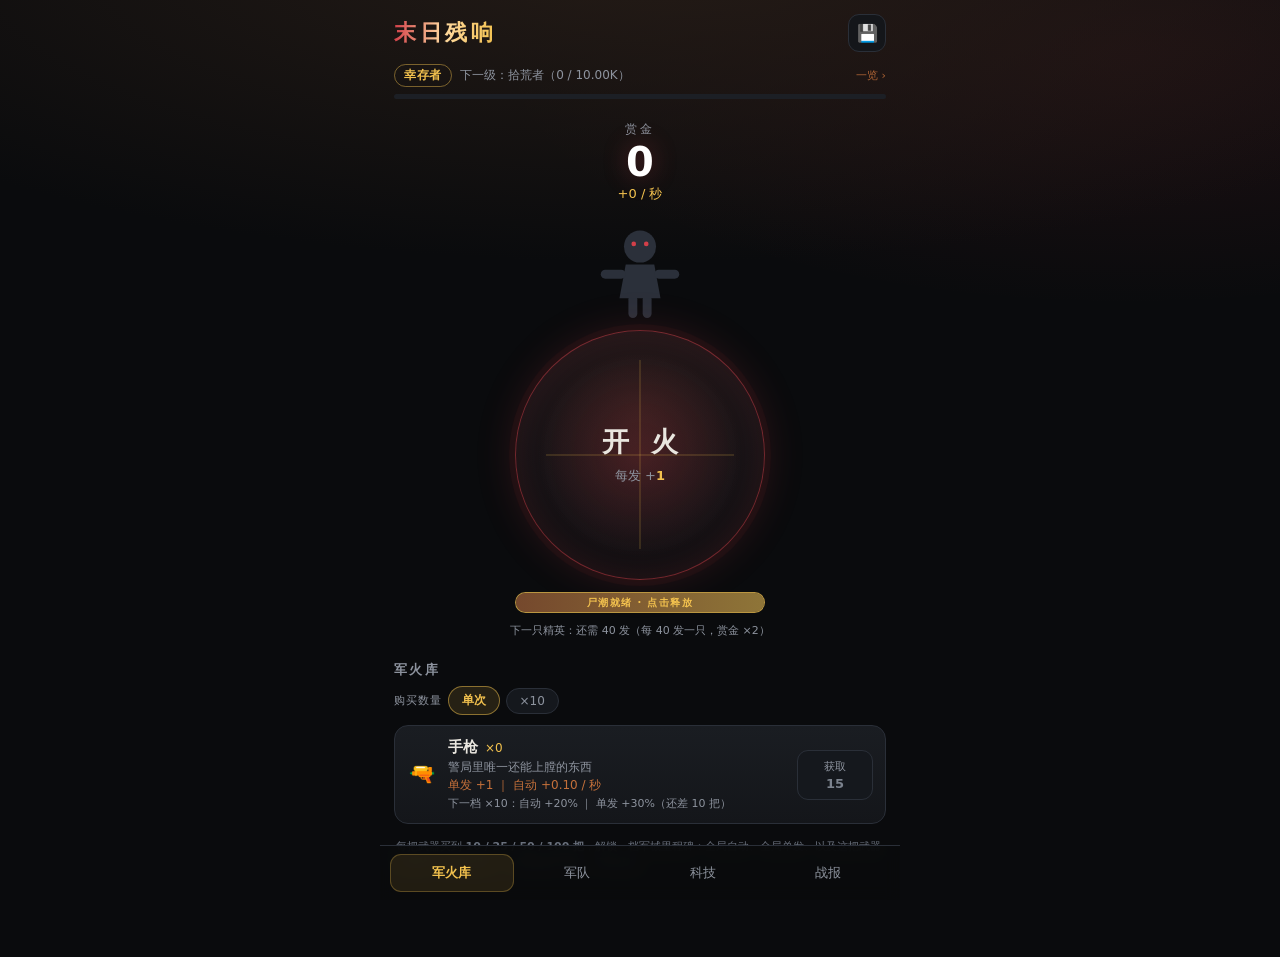
<file: index.html>
<!DOCTYPE html>
<html lang="zh-CN">
<head>
<meta charset="utf-8">
<meta name="viewport" content="width=device-width, initial-scale=1, viewport-fit=cover, user-scalable=no">
<title>末日残响</title>
<meta name="description" content="离线放置增量游戏（原创末日丧尸题材）">
<meta name="theme-color" content="#0a0b0d">
<link rel="manifest" href="manifest.json">
<link rel="icon" type="image/png" href="icons/icon-192.png">
<link rel="apple-touch-icon" href="icons/icon-192.png">
<meta name="mobile-web-app-capable" content="yes">
<meta name="apple-mobile-web-app-capable" content="yes">
<meta name="apple-mobile-web-app-status-bar-style" content="black-translucent">
<meta name="apple-mobile-web-app-title" content="末日残响">
<link rel="stylesheet" href="style.css">
</head>
<body>

<div class="app">

  <header class="top">
    <div class="title-row">
      <h1 id="game-title">末日残响</h1>
      <button id="btn-save" class="icon-btn" aria-label="打开存档面板">💾</button>
    </div>
    <div class="realm-row" id="realm-row" title="点击查看生存等级">
      <span class="realm-badge" id="realm">幸存者</span>
      <span class="realm-next" id="realm-next"></span>
      <span class="realm-more">一览 ›</span>
    </div>
    <div class="bar"><div class="bar-fill" id="realm-bar"></div></div>
  </header>

  <section class="hero">
    <div class="energy-label">赏金</div>
    <div class="energy" id="bounty">0</div>
    <div class="energy-rate" id="rate">+0 / 秒</div>
    <!-- v0.12.0：击杀演出舞台（纯内联 SVG，无外部素材） -->
    <div class="zombie-stage" id="zombie-stage" aria-hidden="true">
      <svg class="zombie" id="zombie" viewBox="0 0 120 130" xmlns="http://www.w3.org/2000/svg">
        <g class="zombie-parts">
          <rect class="zombie-leg" x="47" y="86" width="10" height="26" rx="5"/>
          <rect class="zombie-leg" x="63" y="86" width="10" height="26" rx="5"/>
          <path class="zombie-torso" d="M44 52 h32 l7 38 h-46 z"/>
          <rect class="zombie-arm" x="16" y="58" width="28" height="10" rx="5"/>
          <rect class="zombie-arm" x="76" y="58" width="28" height="10" rx="5"/>
          <circle class="zombie-head" cx="60" cy="32" r="18"/>
          <circle class="zombie-eye" cx="53" cy="29" r="2.6"/>
          <circle class="zombie-eye" cx="67" cy="29" r="2.6"/>
        </g>
      </svg>
      <div class="zombie-hp"><i id="zombie-hp-fill"></i></div>
    </div>
    <button id="fire" class="fire" aria-label="开火">
      <span class="fire-title">开 火</span>
      <span class="fire-sub">每发 +<b id="click-power">1</b></span>
    </button>
    <div class="horde-bar" id="horde-bar" role="button" tabindex="0" aria-label="释放尸潮">
      <div class="horde-fill" id="horde-fill"></div>
      <span class="horde-text" id="horde-text">尸潮就绪 · 点击释放</span>
    </div>
    <div class="hero-note" id="fire-note">点击开火，击杀丧尸</div>
  </section>

  <div class="panel-zone">

    <section class="tab-panel active" id="panel-arsenal">
      <h2>军火库</h2>
      <div class="bulk-switch">
        <span class="bulk-label">购买数量</span>
        <button id="bulk-1" class="bulk-btn active" type="button">单次</button>
        <button id="bulk-10" class="bulk-btn" type="button">×10</button>
      </div>
      <div id="weapons" class="list"></div>
      <p class="panel-hint">每把武器买到 <b>10 / 25 / 50 / 100 把</b>，解锁一档军械里程碑：全局自动、全局单发、以及这把武器自身的产出都会提升。不需要额外花钱，买枪就送。</p>
    </section>

    <section class="tab-panel" id="panel-army">
      <h2>军队</h2>
      <div id="army-list" class="list"></div>
      <p class="panel-hint">撤退重整会清空赏金、军火库与补给档位，换取声望；声望用来招募士兵，士兵永久生效。首次重整后解锁离线收益。</p>
    </section>

    <section class="tab-panel" id="panel-tech">
      <h2>科技</h2>
      <div id="tech-list" class="list"></div>
      <p class="panel-hint">科技是后期内容：累计声望满 300 才开放，共 4 条分支 21 个节点。蓝图来自开火时的极低概率掉落、尸潮期间的加成，以及用声望兑换（25 声望起，每换 10 张涨价 15%）。</p>
    </section>

    <section class="tab-panel" id="panel-log">
      <h2>营地补给</h2>
      <div id="offline-list" class="list"></div>
      <h2 class="sub">战报统计</h2>
      <div class="stats">
        <div class="stat">
          <span class="stat-label">累计点射赏金</span>
          <span class="stat-right"><b class="stat-value" id="stat-manual">0</b><i class="stat-pct" id="stat-manual-pct"></i></span>
        </div>
        <div class="stat">
          <span class="stat-label">累计自动赏金</span>
          <span class="stat-right"><b class="stat-value" id="stat-auto">0</b><i class="stat-pct" id="stat-auto-pct"></i></span>
        </div>
        <div class="stat total">
          <span class="stat-label">累计赏金总和</span>
          <span class="stat-right"><b class="stat-value" id="stat-total">0</b></span>
        </div>
      </div>
      <p class="foot" id="foot-info"></p>
    </section>

  </div>

</div>

<nav class="tabs">
  <button id="tab-arsenal" class="tab-btn active" type="button">军火库</button>
  <button id="tab-army" class="tab-btn" type="button">军队</button>
  <button id="tab-tech" class="tab-btn" type="button">科技</button>
  <button id="tab-log" class="tab-btn" type="button">战报</button>
</nav>

<!-- 离线结算弹窗 -->
<div class="modal hidden" id="offline-modal">
  <div class="modal-box">
    <h3>苏醒</h3>
    <p class="offline-lead">防线在你离开时自行开火，带回一批补给。</p>
    <div class="offline-stats">
      <div class="offline-stat">
        <span class="offline-stat-label">离线时长</span>
        <span class="offline-stat-value" id="offline-duration">—</span>
      </div>
      <div class="offline-stat">
        <span class="offline-stat-label">带回赏金</span>
        <span class="offline-stat-value" id="offline-gain">—</span>
      </div>
    </div>
    <p class="offline-note hint" id="offline-text"></p>
    <button class="primary" id="offline-ok">收下</button>
  </div>
</div>

<!-- 存档弹窗 -->
<div class="modal hidden" id="save-modal">
  <div class="modal-box">
    <h3>存档</h3>
    <p class="hint">导出：复制下方存档码，粘贴到手机备忘录保存。<br>导入：把存档码粘贴进来，点「导入」。</p>
    <textarea id="save-text" spellcheck="false" autocomplete="off" placeholder="存档码会显示在这里"></textarea>
    <p class="hint" id="save-hint"></p>
    <div class="modal-actions">
      <button id="btn-export">导出</button>
      <button id="btn-copy">复制</button>
      <button id="btn-import">导入</button>
    </div>
    <div class="modal-actions">
      <button class="danger" id="btn-reset">重置游戏</button>
      <button class="primary" id="btn-close-save">关闭</button>
    </div>
  </div>
</div>

<!-- 生存等级一览 -->
<div class="modal hidden" id="realm-modal">
  <div class="modal-box">
    <h3>生存等级</h3>
    <div id="realm-list" class="realm-list"></div>
    <p class="hint" id="realm-close">点击空白处关闭</p>
  </div>
</div>

<!-- 撤退重整确认 -->
<div class="modal hidden" id="prestige-modal">
  <div class="modal-box">
    <h3>撤退重整</h3>
    <p id="prestige-text" class="prestige-text"></p>
    <div class="modal-actions">
      <button id="btn-prestige-cancel">再想想</button>
      <button class="primary" id="btn-prestige-ok">确认重整</button>
    </div>
  </div>
</div>

<div id="toast" class="toast hidden"></div>

<!-- GM 调试面板（连点标题 7 次开启，开发者彩蛋） -->
<div class="modal hidden" id="gm-modal">
  <div class="modal-box">
    <h3>GM 调试</h3>
    <p class="hint">仅本地生效，改完自动存档。</p>
    <div id="gm-body" class="gm-body"></div>
    <div class="modal-actions">
      <button class="primary" id="gm-close">关闭</button>
      <button class="danger" id="gm-exit">退出 GM 模式</button>
    </div>
  </div>
</div>

<script src="game.js"></script>
</body>
</html>
</file>
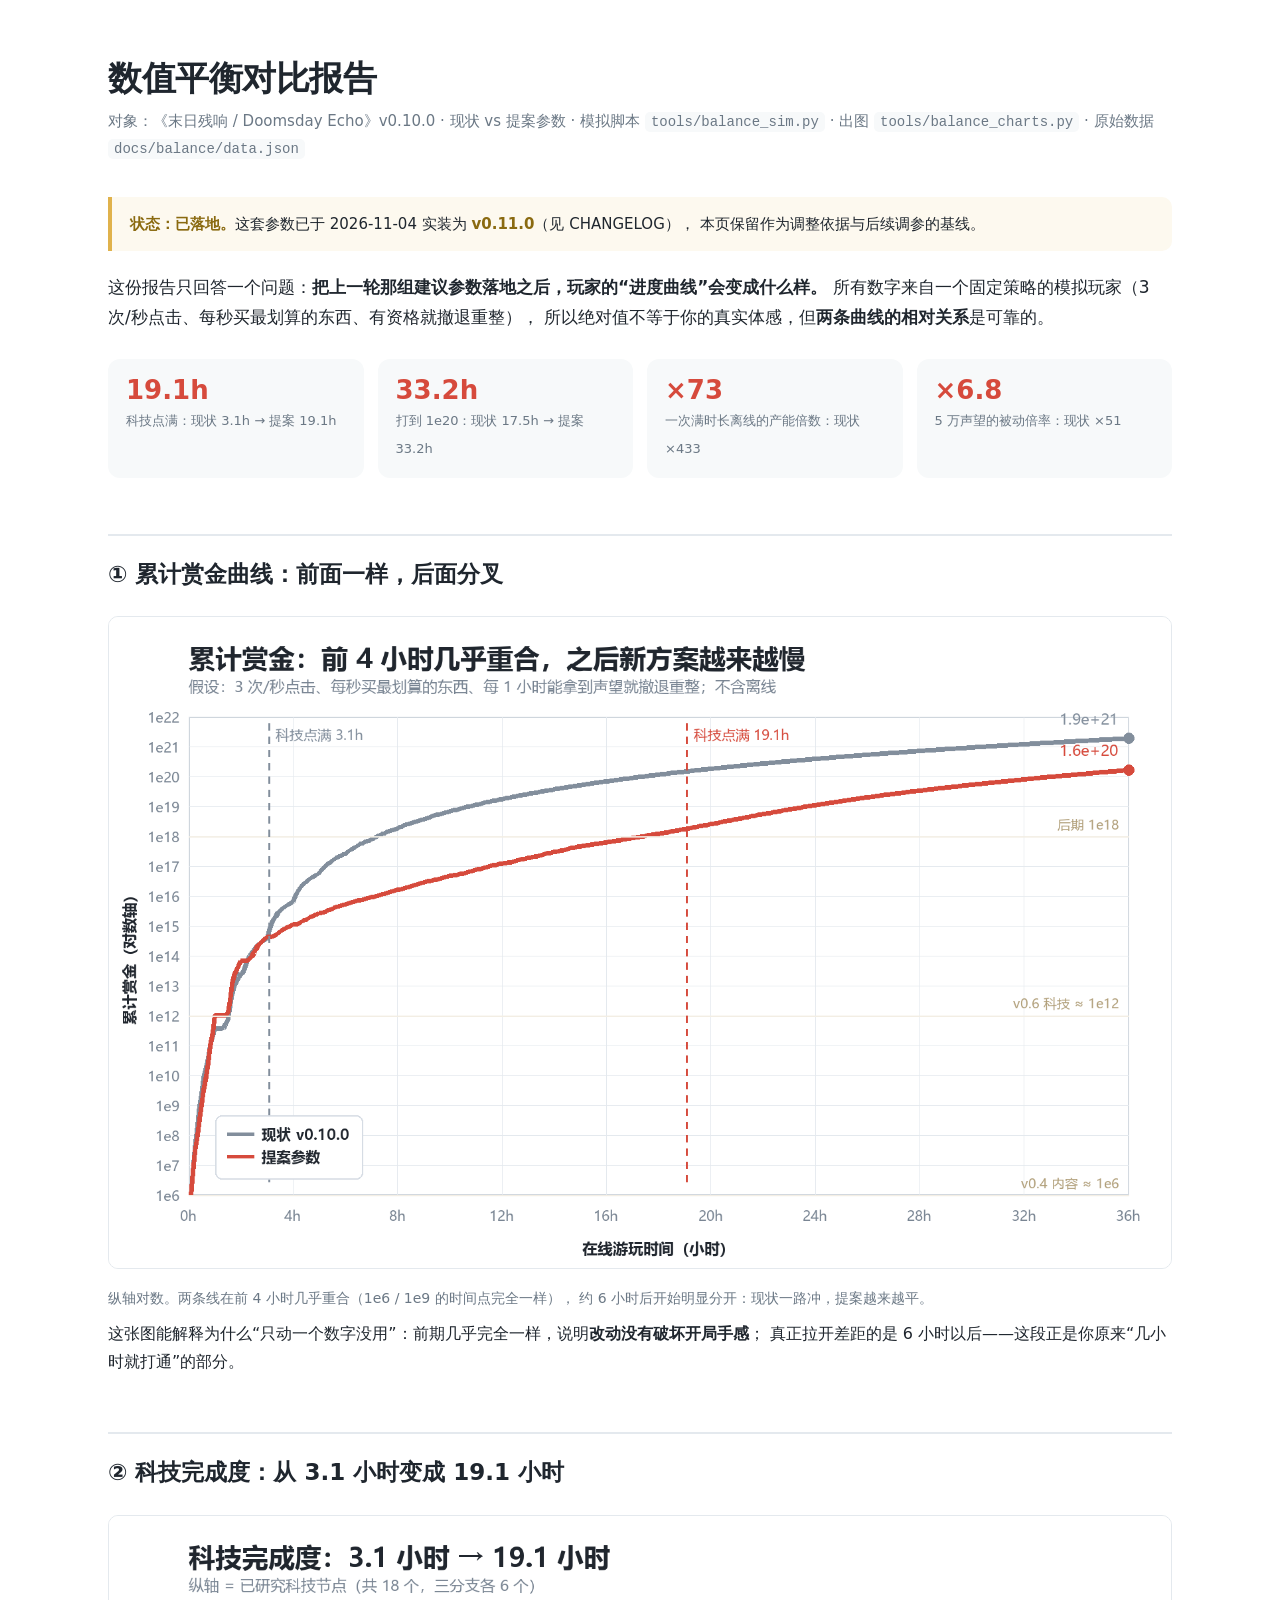
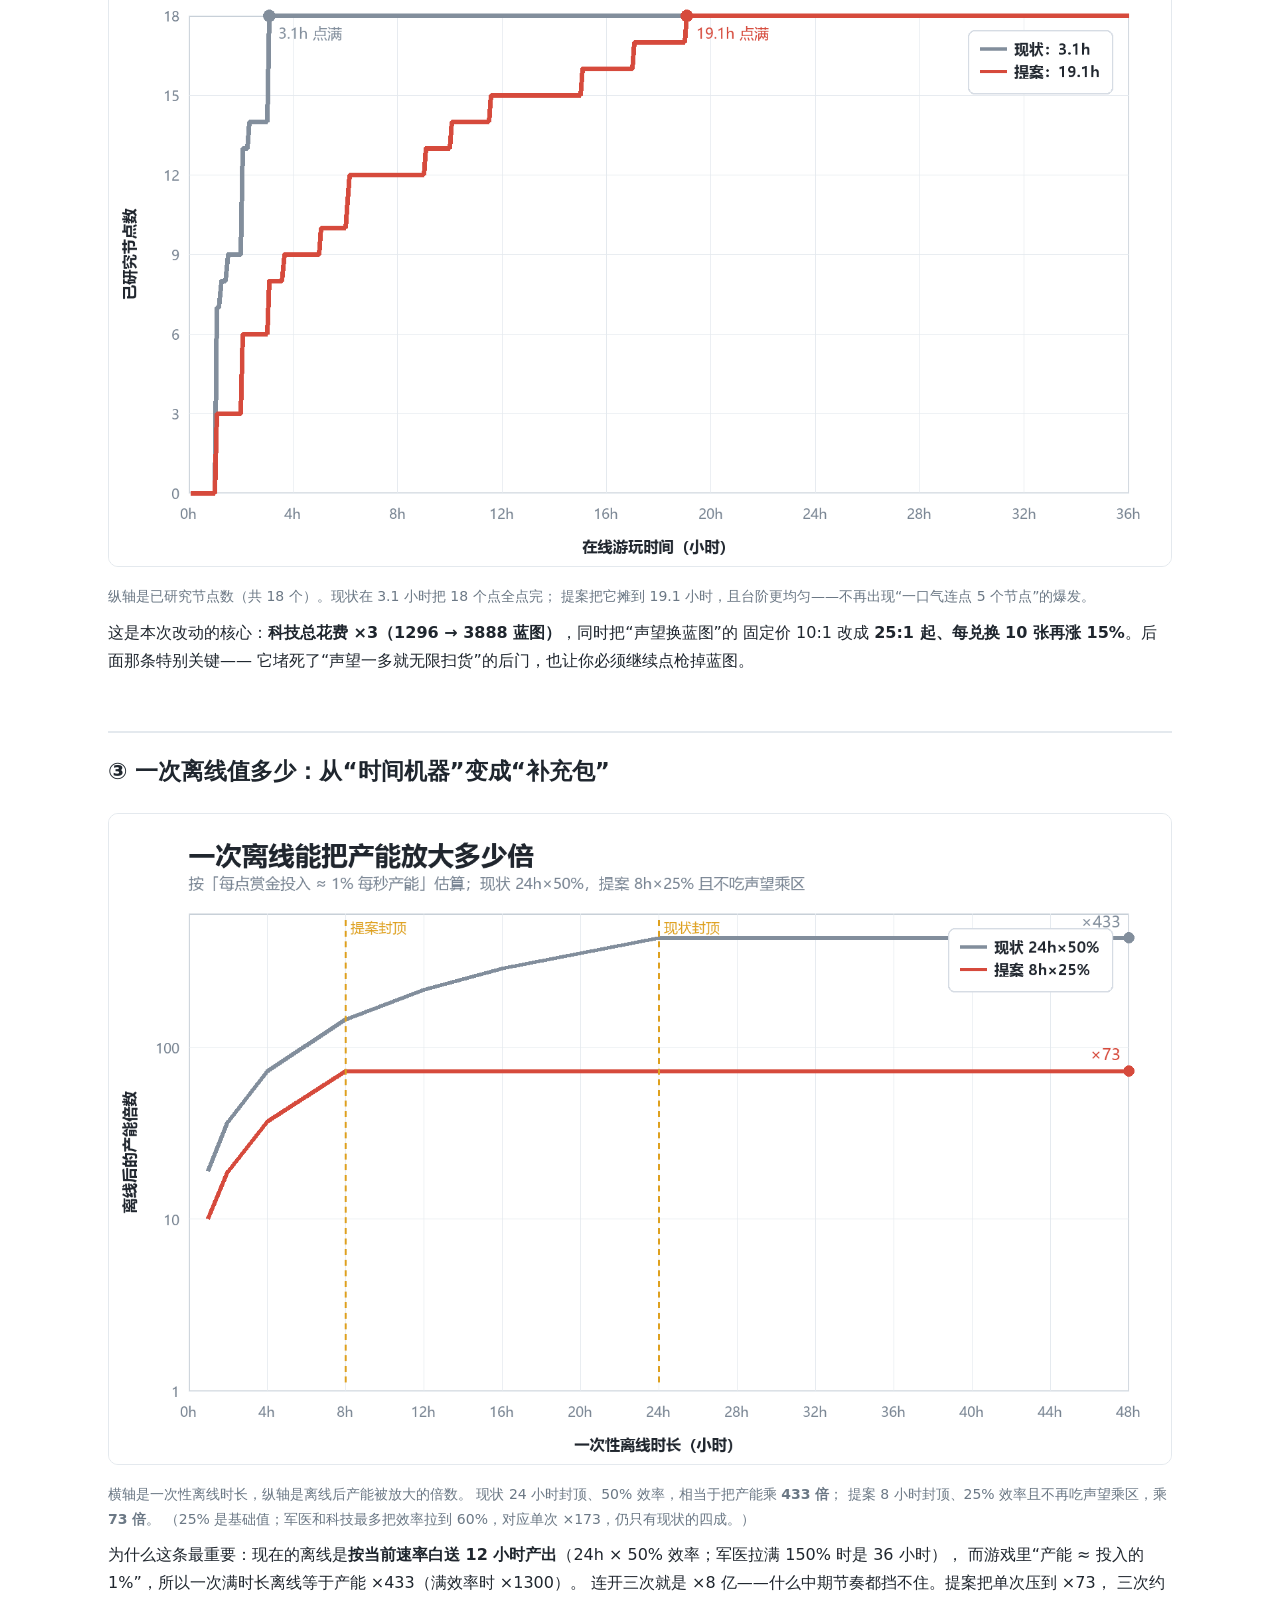
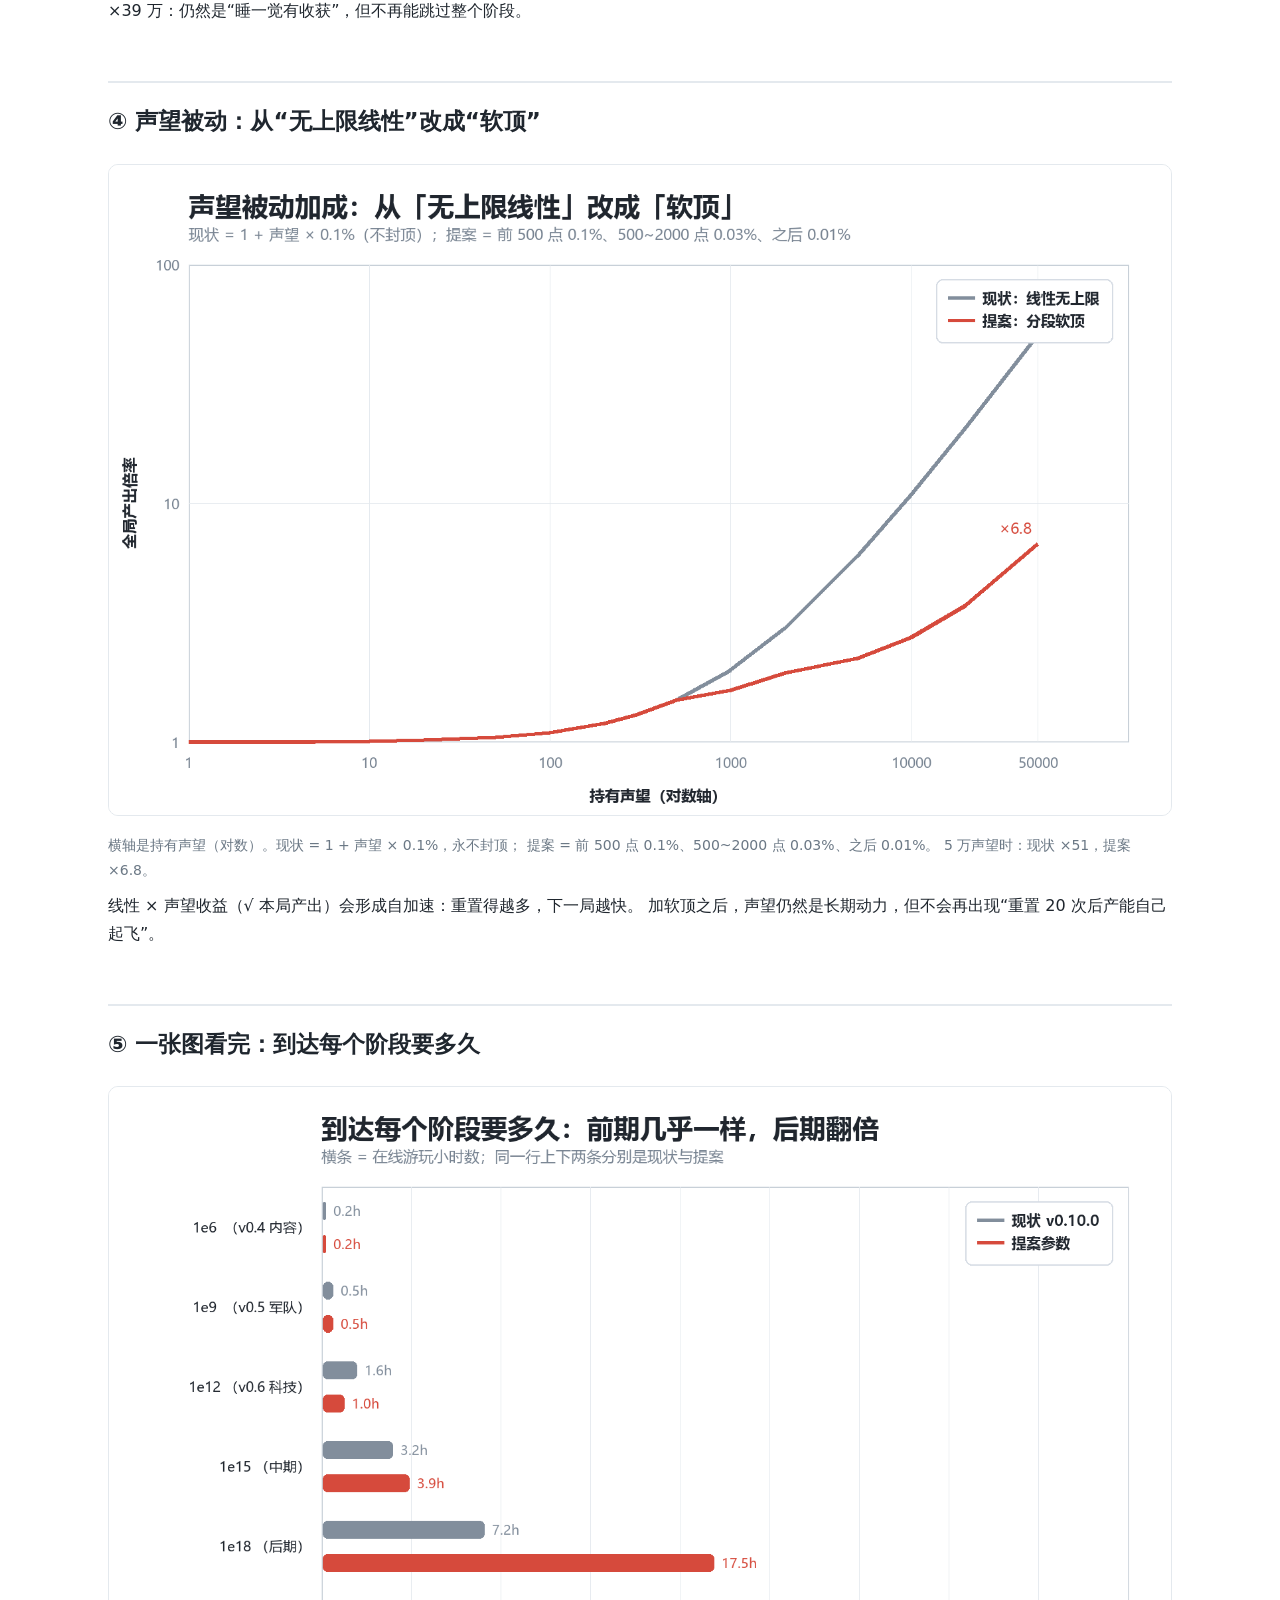
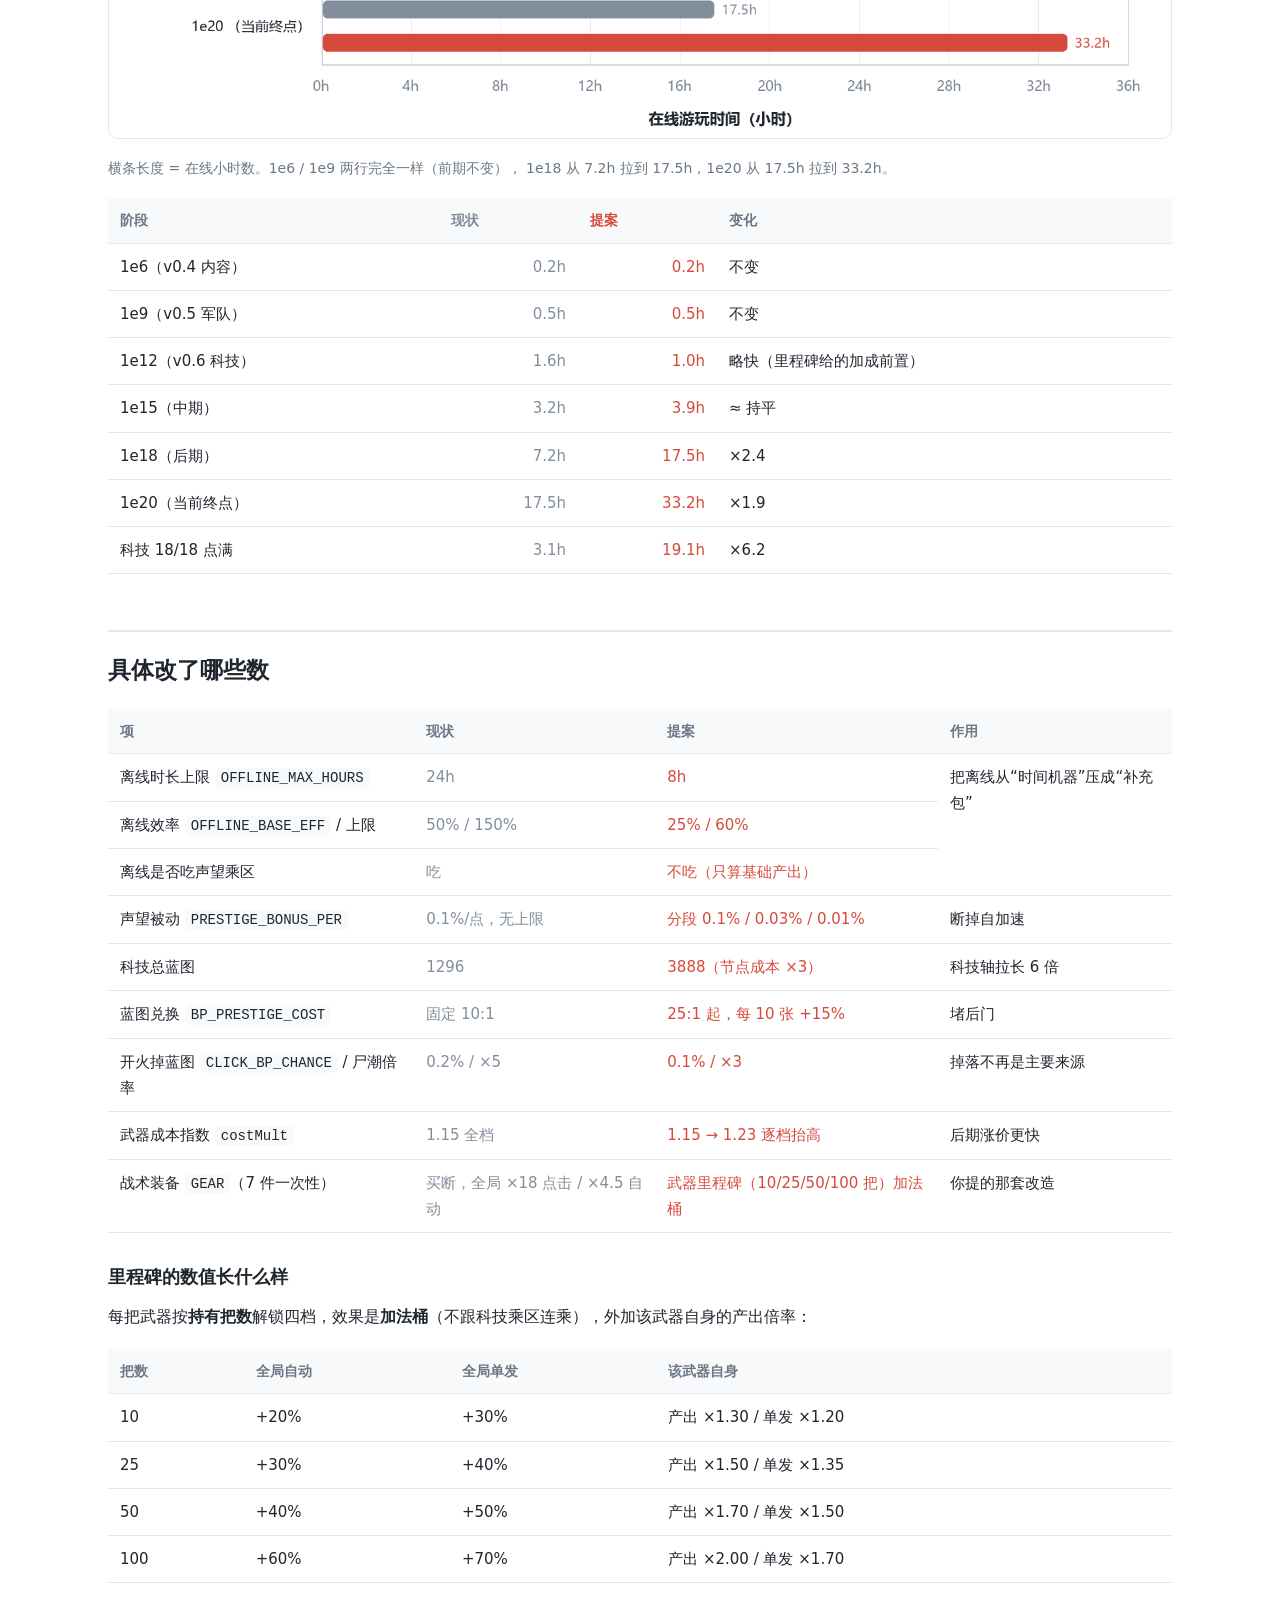
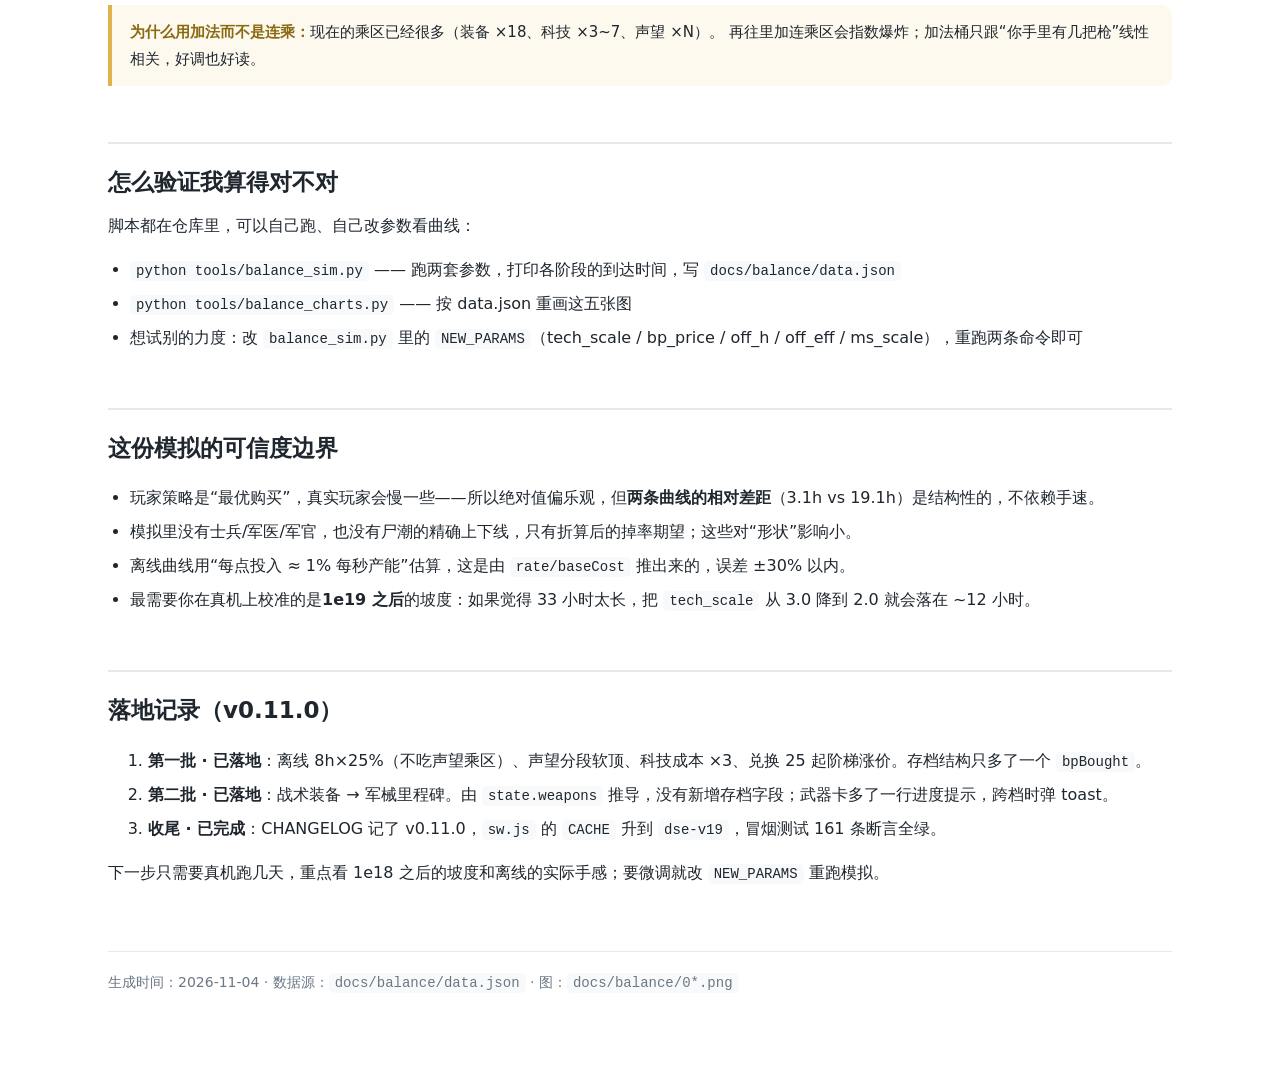
<file: docs/balance-report.html>
<!DOCTYPE html>
<html lang="zh-CN">
<head>
<meta charset="utf-8">
<meta name="viewport" content="width=device-width, initial-scale=1">
<title>末日残响 · 数值平衡对比报告（v0.10.0 → 提案）</title>
<style>
  :root {
    --ink: #1f262e;
    --muted: #6b7885;
    --line: #e4e9ee;
    --old: #828e9c;
    --new: #d64a3c;
    --bg: #ffffff;
    --soft: #f7f9fa;
  }
  * { box-sizing: border-box; }
  body {
    margin: 0; background: var(--bg); color: var(--ink);
    font: 16px/1.75 "Microsoft YaHei", "PingFang SC", system-ui, sans-serif;
  }
  main { max-width: 1120px; margin: 0 auto; padding: 56px 28px 96px; }
  h1 { font-size: 34px; line-height: 1.3; margin: 0 0 8px; letter-spacing: -.5px; }
  .sub { color: var(--muted); font-size: 15px; margin-bottom: 36px; }
  h2 { font-size: 23px; margin: 56px 0 6px; padding-top: 18px; border-top: 2px solid var(--line); }
  h3 { font-size: 18px; margin: 28px 0 8px; }
  p { margin: 10px 0; }
  .lead { font-size: 17px; }
  code { background: var(--soft); padding: 2px 6px; border-radius: 5px; font-size: 14px;
         font-family: Consolas, "Cascadia Mono", monospace; }
  table { border-collapse: collapse; width: 100%; margin: 18px 0; font-size: 15px; }
  th, td { border-bottom: 1px solid var(--line); padding: 10px 12px; text-align: left; vertical-align: top; }
  th { background: var(--soft); font-weight: 700; font-size: 14px; color: var(--muted); }
  td.num { text-align: right; font-variant-numeric: tabular-nums; }
  .old { color: var(--old); }
  .new { color: var(--new); }
  .kpi { display: grid; grid-template-columns: repeat(4, 1fr); gap: 14px; margin: 26px 0 8px; }
  .kpi div { background: var(--soft); border-radius: 12px; padding: 16px 18px; }
  .kpi b { display: block; font-size: 26px; line-height: 1.2; }
  .kpi span { color: var(--muted); font-size: 13px; }
  figure { margin: 22px 0 8px; }
  figure img { width: 100%; border: 1px solid var(--line); border-radius: 10px; }
  figcaption { color: var(--muted); font-size: 14px; margin-top: 8px; }
  .note { border-left: 4px solid #e0b24c; background: #fdf9ef; padding: 14px 18px; border-radius: 0 10px 10px 0; margin: 22px 0; font-size: 15px; }
  .note b { color: #8a6a10; }
  ul { padding-left: 22px; }
  li { margin: 6px 0; }
  .pill { display: inline-block; padding: 1px 9px; border-radius: 999px; font-size: 13px; background: var(--soft); color: var(--muted); margin-right: 6px; }
  footer { margin-top: 64px; padding-top: 18px; border-top: 1px solid var(--line); color: var(--muted); font-size: 14px; }
</style>
</head>
<body>
<main>

<h1>数值平衡对比报告</h1>
<div class="sub">
  对象：《末日残响 / Doomsday Echo》v0.10.0 · 现状 vs 提案参数 ·
  模拟脚本 <code>tools/balance_sim.py</code> · 出图 <code>tools/balance_charts.py</code> · 原始数据 <code>docs/balance/data.json</code>
</div>

<p class="note">
<b>状态：已落地。</b>这套参数已于 2026-11-04 实装为 <b>v0.11.0</b>（见 CHANGELOG），
本页保留作为调整依据与后续调参的基线。
</p>

<p class="lead">
这份报告只回答一个问题：<b>把上一轮那组建议参数落地之后，玩家的“进度曲线”会变成什么样。</b>
所有数字来自一个固定策略的模拟玩家（3 次/秒点击、每秒买最划算的东西、有资格就撤退重整），
所以绝对值不等于你的真实体感，但<b>两条曲线的相对关系</b>是可靠的。
</p>

<div class="kpi">
  <div><b class="new">19.1h</b><span>科技点满：现状 3.1h → 提案 19.1h</span></div>
  <div><b class="new">33.2h</b><span>打到 1e20：现状 17.5h → 提案 33.2h</span></div>
  <div><b class="new">×73</b><span>一次满时长离线的产能倍数：现状 ×433</span></div>
  <div><b class="new">×6.8</b><span>5 万声望的被动倍率：现状 ×51</span></div>
</div>

<h2>① 累计赏金曲线：前面一样，后面分叉</h2>
<figure>
  <img src="balance/01-income.png" alt="累计赏金曲线对比">
  <figcaption>
    纵轴对数。两条线在前 4 小时几乎重合（1e6 / 1e9 的时间点完全一样），
    约 6 小时后开始明显分开：现状一路冲，提案越来越平。
  </figcaption>
</figure>
<p>
这张图能解释为什么“只动一个数字没用”：前期几乎完全一样，说明<b>改动没有破坏开局手感</b>；
真正拉开差距的是 6 小时以后——这段正是你原来“几小时就打通”的部分。
</p>

<h2>② 科技完成度：从 3.1 小时变成 19.1 小时</h2>
<figure>
  <img src="balance/02-tech.png" alt="科技完成度曲线">
  <figcaption>
    纵轴是已研究节点数（共 18 个）。现状在 3.1 小时把 18 个点全点完；
    提案把它摊到 19.1 小时，且台阶更均匀——不再出现“一口气连点 5 个节点”的爆发。
  </figcaption>
</figure>
<p>
这是本次改动的核心：<b>科技总花费 ×3（1296 → 3888 蓝图）</b>，同时把“声望换蓝图”的
固定价 10:1 改成 <b>25:1 起、每兑换 10 张再涨 15%</b>。后面那条特别关键——
它堵死了“声望一多就无限扫货”的后门，也让你必须继续点枪掉蓝图。
</p>

<h2>③ 一次离线值多少：从“时间机器”变成“补充包”</h2>
<figure>
  <img src="balance/03-offline.png" alt="离线收益倍数曲线">
  <figcaption>
    横轴是一次性离线时长，纵轴是离线后产能被放大的倍数。
    现状 24 小时封顶、50% 效率，相当于把产能乘 <b>433 倍</b>；
    提案 8 小时封顶、25% 效率且不再吃声望乘区，乘 <b>73 倍</b>。
    （25% 是基础值；军医和科技最多把效率拉到 60%，对应单次 ×173，仍只有现状的四成。）
  </figcaption>
</figure>
<p>
为什么这条最重要：现在的离线是<b>按当前速率白送 12 小时产出</b>（24h × 50% 效率；军医拉满 150% 时是 36 小时），
而游戏里“产能 ≈ 投入的 1%”，所以一次满时长离线等于产能 ×433（满效率时 ×1300）。
连开三次就是 ×8 亿——什么中期节奏都挡不住。提案把单次压到 ×73，
三次约 ×39 万：仍然是“睡一觉有收获”，但不再能跳过整个阶段。
</p>

<h2>④ 声望被动：从“无上限线性”改成“软顶”</h2>
<figure>
  <img src="balance/04-prestige.png" alt="声望被动加成曲线">
  <figcaption>
    横轴是持有声望（对数）。现状 = 1 + 声望 × 0.1%，永不封顶；
    提案 = 前 500 点 0.1%、500~2000 点 0.03%、之后 0.01%。
    5 万声望时：现状 ×51，提案 ×6.8。
  </figcaption>
</figure>
<p>
线性 × 声望收益（√ 本局产出）会形成自加速：重置得越多，下一局越快。
加软顶之后，声望仍然是长期动力，但不会再出现“重置 20 次后产能自己起飞”。
</p>

<h2>⑤ 一张图看完：到达每个阶段要多久</h2>
<figure>
  <img src="balance/05-milestones.png" alt="阶段达成时间对比">
  <figcaption>
    横条长度 = 在线小时数。1e6 / 1e9 两行完全一样（前期不变），
    1e18 从 7.2h 拉到 17.5h，1e20 从 17.5h 拉到 33.2h。
  </figcaption>
</figure>
<table>
  <tr><th>阶段</th><th class="num old">现状</th><th class="num new">提案</th><th>变化</th></tr>
  <tr><td>1e6（v0.4 内容）</td><td class="num old">0.2h</td><td class="num new">0.2h</td><td>不变</td></tr>
  <tr><td>1e9（v0.5 军队）</td><td class="num old">0.5h</td><td class="num new">0.5h</td><td>不变</td></tr>
  <tr><td>1e12（v0.6 科技）</td><td class="num old">1.6h</td><td class="num new">1.0h</td><td>略快（里程碑给的加成前置）</td></tr>
  <tr><td>1e15（中期）</td><td class="num old">3.2h</td><td class="num new">3.9h</td><td>≈ 持平</td></tr>
  <tr><td>1e18（后期）</td><td class="num old">7.2h</td><td class="num new">17.5h</td><td>×2.4</td></tr>
  <tr><td>1e20（当前终点）</td><td class="num old">17.5h</td><td class="num new">33.2h</td><td>×1.9</td></tr>
  <tr><td>科技 18/18 点满</td><td class="num old">3.1h</td><td class="num new">19.1h</td><td>×6.2</td></tr>
</table>

<h2>具体改了哪些数</h2>
<table>
  <tr><th>项</th><th>现状</th><th>提案</th><th>作用</th></tr>
  <tr><td>离线时长上限 <code>OFFLINE_MAX_HOURS</code></td><td class="old">24h</td><td class="new">8h</td><td rowspan="3">把离线从“时间机器”压成“补充包”</td></tr>
  <tr><td>离线效率 <code>OFFLINE_BASE_EFF</code> / 上限</td><td class="old">50% / 150%</td><td class="new">25% / 60%</td></tr>
  <tr><td>离线是否吃声望乘区</td><td class="old">吃</td><td class="new">不吃（只算基础产出）</td></tr>
  <tr><td>声望被动 <code>PRESTIGE_BONUS_PER</code></td><td class="old">0.1%/点，无上限</td><td class="new">分段 0.1% / 0.03% / 0.01%</td><td>断掉自加速</td></tr>
  <tr><td>科技总蓝图</td><td class="old">1296</td><td class="new">3888（节点成本 ×3）</td><td>科技轴拉长 6 倍</td></tr>
  <tr><td>蓝图兑换 <code>BP_PRESTIGE_COST</code></td><td class="old">固定 10:1</td><td class="new">25:1 起，每 10 张 +15%</td><td>堵后门</td></tr>
  <tr><td>开火掉蓝图 <code>CLICK_BP_CHANCE</code> / 尸潮倍率</td><td class="old">0.2% / ×5</td><td class="new">0.1% / ×3</td><td>掉落不再是主要来源</td></tr>
  <tr><td>武器成本指数 <code>costMult</code></td><td class="old">1.15 全档</td><td class="new">1.15 → 1.23 逐档抬高</td><td>后期涨价更快</td></tr>
  <tr><td>战术装备 <code>GEAR</code>（7 件一次性）</td><td class="old">买断，全局 ×18 点击 / ×4.5 自动</td><td class="new">武器里程碑（10/25/50/100 把）加法桶</td><td>你提的那套改造</td></tr>
</table>

<h3>里程碑的数值长什么样</h3>
<p>每把武器按<b>持有把数</b>解锁四档，效果是<b>加法桶</b>（不跟科技乘区连乘），外加该武器自身的产出倍率：</p>
<table>
  <tr><th>把数</th><th>全局自动</th><th>全局单发</th><th>该武器自身</th></tr>
  <tr><td>10</td><td>+20%</td><td>+30%</td><td>产出 ×1.30 / 单发 ×1.20</td></tr>
  <tr><td>25</td><td>+30%</td><td>+40%</td><td>产出 ×1.50 / 单发 ×1.35</td></tr>
  <tr><td>50</td><td>+40%</td><td>+50%</td><td>产出 ×1.70 / 单发 ×1.50</td></tr>
  <tr><td>100</td><td>+60%</td><td>+70%</td><td>产出 ×2.00 / 单发 ×1.70</td></tr>
</table>
<p class="note">
<b>为什么用加法而不是连乘：</b>现在的乘区已经很多（装备 ×18、科技 ×3~7、声望 ×N）。
再往里加连乘区会指数爆炸；加法桶只跟“你手里有几把枪”线性相关，好调也好读。
</p>

<h2>怎么验证我算得对不对</h2>
<p>脚本都在仓库里，可以自己跑、自己改参数看曲线：</p>
<ul>
  <li><code>python tools/balance_sim.py</code> —— 跑两套参数，打印各阶段的到达时间，写 <code>docs/balance/data.json</code></li>
  <li><code>python tools/balance_charts.py</code> —— 按 data.json 重画这五张图</li>
  <li>想试别的力度：改 <code>balance_sim.py</code> 里的 <code>NEW_PARAMS</code>（tech_scale / bp_price / off_h / off_eff / ms_scale），重跑两条命令即可</li>
</ul>

<h2>这份模拟的可信度边界</h2>
<ul>
  <li>玩家策略是“最优购买”，真实玩家会慢一些——所以绝对值偏乐观，但<b>两条曲线的相对差距</b>（3.1h vs 19.1h）是结构性的，不依赖手速。</li>
  <li>模拟里没有士兵/军医/军官，也没有尸潮的精确上下线，只有折算后的掉率期望；这些对“形状”影响小。</li>
  <li>离线曲线用“每点投入 ≈ 1% 每秒产能”估算，这是由 <code>rate/baseCost</code> 推出来的，误差 ±30% 以内。</li>
  <li>最需要你在真机上校准的是<b>1e19 之后</b>的坡度：如果觉得 33 小时太长，把 <code>tech_scale</code> 从 3.0 降到 2.0 就会落在 ~12 小时。</li>
</ul>

<h2>落地记录（v0.11.0）</h2>
<ol>
  <li><b>第一批 · 已落地</b>：离线 8h×25%（不吃声望乘区）、声望分段软顶、科技成本 ×3、兑换 25 起阶梯涨价。存档结构只多了一个 <code>bpBought</code>。</li>
  <li><b>第二批 · 已落地</b>：战术装备 → 军械里程碑。由 <code>state.weapons</code> 推导，没有新增存档字段；武器卡多了一行进度提示，跨档时弹 toast。</li>
  <li><b>收尾 · 已完成</b>：CHANGELOG 记了 v0.11.0，<code>sw.js</code> 的 <code>CACHE</code> 升到 <code>dse-v19</code>，冒烟测试 161 条断言全绿。</li>
</ol>
<p>下一步只需要真机跑几天，重点看 1e18 之后的坡度和离线的实际手感；要微调就改 <code>NEW_PARAMS</code> 重跑模拟。</p>

<footer>
  生成时间：2026-11-04 · 数据源：<code>docs/balance/data.json</code> · 图：<code>docs/balance/0*.png</code>
</footer>

</main>
</body>
</html>
</file>
<file: style.css>
/* 《末日残响》样式 —— 冷灰底 + 血色与警报黄点缀，移动端优先 */

:root{
  --bg:#0a0b0d;
  --panel:#14161a;
  --panel-2:#1a1d22;
  --line:#2a2f38;
  --text:#e9e6df;
  --muted:#8d939e;
  --alert:#f2c14e;
  --blood:#d33f49;
  --rust:#c4703a;
  --green:#5fd39b;
  --radius:14px;
}

*{ box-sizing:border-box; -webkit-tap-highlight-color:transparent; }

body{
  margin:0;
  color:var(--text);
  background-color:var(--bg);
  background-image:
    radial-gradient(120% 55% at 50% -5%, #241b16 0%, rgba(10,11,13,0) 62%),
    radial-gradient(70% 40% at 88% 6%, rgba(211,63,73,.10) 0%, rgba(10,11,13,0) 70%);
  background-repeat:no-repeat;
  background-attachment:fixed;
  font-family:system-ui,-apple-system,"PingFang SC","Microsoft YaHei",sans-serif;
  font-size:16px;
  line-height:1.45;
  -webkit-user-select:none;
  user-select:none;
  overscroll-behavior-y:none;
  overflow-x:hidden;
}

.app{
  max-width:520px;
  margin:0 auto;
  padding:calc(env(safe-area-inset-top, 0px) + 14px) 14px calc(env(safe-area-inset-bottom, 0px) + 84px);
}

/* ---------- 顶部 ---------- */

.top{ margin-bottom:16px; }

.title-row{ display:flex; align-items:center; justify-content:space-between; gap:10px; }

h1{
  margin:0;
  font-size:22px;
  font-weight:800;
  letter-spacing:.16em;
  background:linear-gradient(92deg, var(--blood) 0%, #ffd9a0 48%, var(--alert) 100%);
  -webkit-background-clip:text;
  background-clip:text;
  color:transparent;
}

.icon-btn{
  flex:0 0 auto;
  width:38px; height:38px;
  display:flex; align-items:center; justify-content:center;
  font-size:17px;
  border:1px solid var(--line);
  border-radius:11px;
  background:var(--panel);
  color:var(--text);
  cursor:pointer;
  touch-action:manipulation;
}
.icon-btn:active{ transform:scale(.94); }

.realm-row{
  display:flex; align-items:baseline; gap:8px;
  margin:12px 0 7px;
  font-size:12px;
  cursor:pointer;
  touch-action:manipulation;
}
.realm-row:active .realm-badge{ transform:scale(.94); }
.realm-badge{
  padding:2px 9px;
  border:1px solid rgba(242,193,78,.45);
  border-radius:999px;
  color:var(--alert);
  font-weight:700;
  letter-spacing:.06em;
  transition:transform .08s ease;
}
.realm-next{ flex:1 1 auto; min-width:0; color:var(--muted); font-variant-numeric:tabular-nums; }
.realm-more{ flex:0 0 auto; color:var(--rust); opacity:.85; font-size:11px; white-space:nowrap; }

.bar{
  height:5px;
  border-radius:999px;
  background:#1c1f25;
  overflow:hidden;
}
.bar-fill{
  height:100%;
  width:0%;
  border-radius:999px;
  background:linear-gradient(90deg, var(--blood), var(--alert));
  transition:width .25s ease;
}

/* ---------- 主数值区 ---------- */

.hero{ text-align:center; padding:6px 0 4px; }

.energy-label{ font-size:12px; letter-spacing:.22em; color:var(--muted); }

.energy{
  font-size:40px;
  font-weight:800;
  line-height:1.15;
  font-variant-numeric:tabular-nums;
  color:#fff;
  text-shadow:0 0 24px rgba(211,63,73,.35);
  word-break:break-all;
}

.energy-rate{
  font-size:13px;
  color:var(--alert);
  font-variant-numeric:tabular-nums;
  margin-bottom:14px;
}

/* 开火按钮：准星造型 */
.fire{
  position:relative;
  display:flex; flex-direction:column; align-items:center; justify-content:center;
  width:100%; max-width:250px; aspect-ratio:1/1;
  margin:0 auto;
  padding:0;
  border:1px solid rgba(211,63,73,.5);
  border-radius:50%;
  background:
    radial-gradient(circle at 50% 50%, rgba(211,63,73,.20) 0%, rgba(211,63,73,0) 58%),
    radial-gradient(circle at 50% 32%, #2b1b1b 0%, #171316 55%, #0d0b0d 100%);
  color:var(--text);
  font-family:inherit;
  box-shadow:
    0 0 0 6px rgba(211,63,73,.05),
    0 0 40px rgba(211,63,73,.18),
    inset 0 0 30px rgba(211,63,73,.12);
  cursor:pointer;
  touch-action:manipulation;
  transition:transform .08s ease, box-shadow .2s ease;
}
/* 准星十字线 */
.fire::before,
.fire::after{
  content:"";
  position:absolute;
  background:rgba(242,193,78,.30);
  pointer-events:none;
}
.fire::before{ left:50%; top:12%; bottom:12%; width:1px; transform:translateX(-.5px); }
.fire::after{ top:50%; left:12%; right:12%; height:1px; transform:translateY(-.5px); }

.fire:active,
.fire.elite{
  transform:scale(.96);
  box-shadow:
    0 0 0 6px rgba(242,193,78,.12),
    0 0 60px rgba(242,193,78,.34),
    inset 0 0 40px rgba(242,193,78,.22);
}
.fire-title{ font-size:27px; font-weight:800; letter-spacing:.22em; text-indent:.22em; z-index:1; }
.fire-sub{ margin-top:7px; font-size:13px; color:var(--muted); z-index:1; }
.fire-sub b{ color:var(--alert); font-variant-numeric:tabular-nums; }

.hero-note{
  margin-top:10px;
  font-size:11px;
  color:var(--muted);
  font-variant-numeric:tabular-nums;
}

/* ---------- 尸潮进度条 ---------- */

.horde-bar{
  position:relative;
  max-width:250px;
  margin:12px auto 0;
  height:21px;
  border:1px solid var(--line);
  border-radius:999px;
  background:#15181d;
  overflow:hidden;
  transition:border-color .2s ease, box-shadow .2s ease;
}
.horde-fill{
  position:absolute; left:0; top:0; bottom:0;
  width:0%;
  background:linear-gradient(90deg, rgba(211,63,73,.45), rgba(196,112,58,.70));
  transition:width .2s ease;
}
.horde-text{
  position:relative;
  display:block;
  line-height:19px;
  font-size:10px;
  letter-spacing:.1em;
  color:var(--muted);
  font-variant-numeric:tabular-nums;
  white-space:nowrap;
  overflow:hidden;
  text-overflow:ellipsis;
  padding:0 8px;
}

/* 尸潮进行中：红色脉冲 + 抽干的时间条 */
.horde-bar.active{
  border-color:rgba(211,63,73,.7);
  animation:hordePulse 1.1s ease-in-out infinite;
}
.horde-bar.active .horde-fill{
  background:linear-gradient(90deg, rgba(211,63,73,.9), rgba(242,193,78,.85));
}
.horde-bar.active .horde-text{ color:#ffd9a0; font-weight:700; }

/* 尸潮冷却中：灰蓝等待态，次数照样累积但攒满也不触发 */
.horde-bar.cooling{
  border-style:dashed;
  border-color:#3a4150;
}
.horde-bar.cooling .horde-fill{
  background:linear-gradient(90deg, rgba(93,105,124,.55), rgba(93,105,124,.8));
}
.horde-bar.cooling .horde-text{ color:#8d939e; }

@keyframes hordePulse{
  0%,100%{ box-shadow:0 0 10px rgba(211,63,73,.22); }
  50%{ box-shadow:0 0 26px rgba(211,63,73,.55); }
}

/* 尸潮中的开火按钮：比精英闪烁更持久的高亮 */
.fire.horde{
  border-color:rgba(211,63,73,.9);
  box-shadow:
    0 0 0 6px rgba(211,63,73,.14),
    0 0 64px rgba(211,63,73,.45),
    inset 0 0 46px rgba(211,63,73,.26);
}
.fire.horde .fire-title{ color:#ffd9a0; text-shadow:0 0 18px rgba(242,193,78,.5); }

@media (prefers-reduced-motion: reduce){
  .horde-bar.active{ animation:none; }
}

.float{
  position:absolute; left:50%; top:28%;
  transform:translateX(-50%);
  font-size:16px; font-weight:700;
  color:var(--alert);
  pointer-events:none;
  z-index:2;
  animation:floatUp .9s ease-out forwards;
}
@keyframes floatUp{
  0%{ opacity:0; transform:translate(-50%,0) scale(.8); }
  20%{ opacity:1; transform:translate(-50%,-6px) scale(1); }
  100%{ opacity:0; transform:translate(calc(-50% + var(--dx, 0px)), -60px) scale(1); }
}

/* ---------- 面板与列表 ---------- */

.panel-zone{ margin-top:18px; }

.tab-panel{ display:none; }
.tab-panel.active{ display:block; }

.tab-panel h2{
  margin:0 0 9px;
  font-size:13px;
  font-weight:700;
  letter-spacing:.18em;
  color:var(--muted);
}
.tab-panel h2.sub{ margin-top:20px; }

.list{ display:flex; flex-direction:column; gap:9px; }

.panel-hint{
  margin:14px 2px 0;
  font-size:11px;
  line-height:1.6;
  color:#69707c;
}

/* 批量购买切换 */
.bulk-switch{
  display:flex; align-items:center; gap:6px;
  margin:-2px 0 10px;
}
.bulk-label{ font-size:11px; color:var(--muted); letter-spacing:.08em; }
.bulk-btn{
  padding:5px 13px;
  border:1px solid var(--line);
  border-radius:999px;
  background:#15181d;
  color:var(--muted);
  font-family:inherit;
  font-size:12px;
  cursor:pointer;
  touch-action:manipulation;
}
.bulk-btn.active{
  border-color:rgba(242,193,78,.5);
  background:rgba(242,193,78,.12);
  color:var(--alert);
  font-weight:700;
}

.card{
  display:flex; align-items:center; gap:11px;
  padding:11px 12px;
  border:1px solid var(--line);
  border-radius:var(--radius);
  background:linear-gradient(180deg, var(--panel-2), var(--panel));
}

.card-icon{ flex:0 0 auto; width:30px; font-size:21px; text-align:center; }
.card-main{ flex:1 1 auto; min-width:0; }

.card-title{ display:flex; align-items:baseline; gap:7px; }
.card-name{ font-size:15px; font-weight:700; }
.card-owned{ font-size:12px; color:var(--alert); font-variant-numeric:tabular-nums; }
.card-desc{
  font-size:12px; color:var(--muted);
  white-space:nowrap; overflow:hidden; text-overflow:ellipsis;
}
.card-rate{ font-size:12px; color:var(--rust); font-variant-numeric:tabular-nums; }
.card-ms{
  font-size:11px; color:var(--muted); margin-top:2px;
  white-space:nowrap; overflow:hidden; text-overflow:ellipsis;
}
.card-ms.done{ color:var(--green); }

.card.locked{ opacity:.62; }
.card.prestige{ border-color:rgba(211,63,73,.42); }

.buy-btn{
  flex:0 0 auto;
  display:flex; flex-direction:column; align-items:center; gap:2px;
  min-width:76px;
  padding:8px 10px;
  border:1px solid var(--line);
  border-radius:11px;
  background:#15181d;
  color:var(--muted);
  font-family:inherit;
  font-size:11px;
  cursor:pointer;
  touch-action:manipulation;
  transition:transform .08s ease, border-color .2s, color .2s, background .2s;
}
.buy-btn .buy-cost{ font-size:13px; font-weight:700; color:#7b828d; font-variant-numeric:tabular-nums; }
.buy-btn.can{
  border-color:rgba(242,193,78,.5);
  background:linear-gradient(180deg, #2a2314, #1a1509);
  color:var(--alert);
}
.buy-btn.can .buy-cost{ color:var(--alert); }
.buy-btn:active{ transform:scale(.95); }
.buy-btn:disabled{ cursor:default; }

.card.done{ opacity:.55; }
.card.done .card-name::after{ content:" ✓"; color:var(--green); }

/* ---------- 底部 tab ---------- */

.tabs{
  position:fixed;
  left:0; right:0; bottom:0;
  display:flex;
  gap:2px;
  width:100%;
  max-width:520px;
  margin:0 auto;
  padding:8px 10px calc(env(safe-area-inset-bottom, 0px) + 8px);
  background:rgba(10,11,13,.92);
  border-top:1px solid var(--line);
  -webkit-backdrop-filter:blur(8px);
  backdrop-filter:blur(8px);
  z-index:40;
}
.tab-btn{
  flex:1 1 0;
  min-width:0;
  padding:9px 4px;
  border:1px solid transparent;
  border-radius:11px;
  background:transparent;
  color:var(--muted);
  font-family:inherit;
  font-size:13px;
  white-space:nowrap;
  cursor:pointer;
  touch-action:manipulation;
  transition:color .15s, background .15s;
}
.tab-btn.active{
  color:var(--alert);
  background:rgba(242,193,78,.10);
  border-color:rgba(242,193,78,.28);
  font-weight:700;
}

/* ---------- 战报 ---------- */

.stats{ display:flex; flex-direction:column; gap:8px; }

.stat{
  display:flex; align-items:baseline; justify-content:space-between; gap:10px;
  padding:10px 12px;
  border:1px solid var(--line);
  border-radius:var(--radius);
  background:linear-gradient(180deg, var(--panel-2), var(--panel));
}
.stat-label{ font-size:13px; color:var(--muted); }
.stat-right{ display:flex; align-items:baseline; gap:8px; }
.stat-value{ font-size:15px; font-weight:700; font-variant-numeric:tabular-nums; }
.stat-pct{ font-size:11px; font-style:normal; color:var(--muted); font-variant-numeric:tabular-nums; }
.stat.total .stat-value{ color:var(--alert); }

.foot{
  margin-top:22px;
  font-size:11px;
  color:#5c626d;
}

/* ---------- 弹窗 ---------- */

.modal{
  position:fixed; inset:0;
  display:flex; align-items:center; justify-content:center;
  padding:18px;
  background:rgba(4,4,5,.8);
  -webkit-backdrop-filter:blur(4px);
  backdrop-filter:blur(4px);
  z-index:50;
}
.modal.hidden{ display:none; }

.modal-box{
  width:100%; max-width:400px;
  padding:18px;
  border:1px solid var(--line);
  border-radius:16px;
  background:linear-gradient(180deg, #1b1d22, #0e0f12);
  box-shadow:0 18px 50px rgba(0,0,0,.6);
}
.modal-box h3{
  margin:0 0 10px;
  font-size:16px;
  letter-spacing:.1em;
  color:var(--alert);
}
.modal-box p{ margin:0 0 12px; font-size:13px; }
.hint{ color:var(--muted); font-size:12px; line-height:1.6; }

/* ---------- 离线结算弹窗 ---------- */

.offline-lead{
  margin:0 0 12px;
  color:var(--muted);
  font-size:12px;
  line-height:1.6;
}

/* 两块数据卡：离线时长 / 带回赏金，数字统一用警报黄 */
.offline-stats{
  display:flex;
  gap:10px;
  margin:0 0 12px;
}
.offline-stat{
  flex:1 1 0;
  min-width:0;
  padding:11px 8px;
  border:1px solid var(--line);
  border-radius:12px;
  background:#0f1116;
  text-align:center;
}
.offline-stat-label{
  display:block;
  font-size:11px;
  letter-spacing:.1em;
  color:var(--muted);
}
.offline-stat-value{
  display:block;
  margin-top:5px;
  font-size:19px;
  font-weight:800;
  line-height:1.3;
  color:var(--alert);
  font-variant-numeric:tabular-nums;
  text-shadow:0 0 18px rgba(242,193,78,.28);
  word-break:break-word;
}

.offline-note{ margin:0 0 12px; }

/* 「收下」按钮：不在 .modal-actions 里，单独给样式（原来裸着没样式） */
#offline-ok{
  width:100%;
  padding:11px;
  border:1px solid rgba(242,193,78,.5);
  border-radius:11px;
  background:linear-gradient(180deg, #3a2f14, #241c09);
  color:var(--alert);
  font-family:inherit;
  font-size:14px;
  font-weight:700;
  letter-spacing:.08em;
  cursor:pointer;
  touch-action:manipulation;
}
#offline-ok:active{ transform:scale(.98); }

textarea{
  width:100%;
  height:88px;
  padding:9px;
  margin-bottom:10px;
  border:1px solid var(--line);
  border-radius:10px;
  background:#0b0c0f;
  color:var(--text);
  font-family:ui-monospace, Consolas, monospace;
  font-size:11px;
  line-height:1.4;
  resize:none;
  -webkit-user-select:text;
  user-select:text;
}

.modal-actions{ display:flex; gap:8px; margin-top:8px; }
.modal-actions button{
  flex:1 1 0;
  padding:10px;
  border:1px solid var(--line);
  border-radius:11px;
  background:#15181d;
  color:var(--text);
  font-family:inherit;
  font-size:13px;
  cursor:pointer;
  touch-action:manipulation;
}
.modal-actions button:active{ transform:scale(.97); }
.modal-actions button.primary{
  border-color:rgba(242,193,78,.5);
  background:linear-gradient(180deg, #3a2f14, #241c09);
  color:var(--alert);
  font-weight:700;
}
.modal-actions button.danger{
  border-color:rgba(211,63,73,.5);
  color:var(--blood);
}

/* ---------- 提示条 ---------- */

.toast{
  position:fixed;
  left:50%; bottom:calc(env(safe-area-inset-bottom, 0px) + 76px);
  transform:translateX(-50%);
  max-width:88vw;
  padding:9px 15px;
  border:1px solid var(--line);
  border-radius:999px;
  background:rgba(20,22,26,.96);
  color:var(--text);
  font-size:13px;
  z-index:60;
  transition:opacity .25s ease;
}
.toast.hidden{ opacity:0; pointer-events:none; }

/* ---------- 生存等级一览 ---------- */

.realm-list{
  display:flex; flex-direction:column; gap:2px;
  max-height:52vh; overflow-y:auto;
  margin:2px 0 10px;
}
.realm-item{
  display:flex; align-items:baseline; gap:10px;
  padding:7px 10px;
  border-radius:9px;
}
.realm-item:nth-child(odd){ background:rgba(242,193,78,.04); }
.realm-idx{
  flex:0 0 20px;
  font-size:11px; color:#5c626d;
  font-variant-numeric:tabular-nums;
}
.realm-item-right{ margin-left:auto; display:flex; align-items:baseline; gap:12px; }
.realm-item-name{ font-size:14px; }
.realm-item-at{
  min-width:76px; text-align:right;
  font-size:12px; color:var(--muted);
  font-variant-numeric:tabular-nums;
}
.realm-item.current{ background:rgba(211,63,73,.14); }
.realm-item.current .realm-idx,
.realm-item.current .realm-item-name,
.realm-item.current .realm-item-at{ color:var(--alert); font-weight:700; }

/* ---------- 军队 ---------- */

.army-hud{
  display:flex; align-items:baseline; gap:10px;
  padding:12px 14px;
  border:1px solid rgba(211,63,73,.38);
  border-radius:var(--radius);
  background:linear-gradient(180deg, rgba(211,63,73,.12), rgba(211,63,73,.03));
}
.army-hud-label{ font-size:12px; letter-spacing:.18em; color:var(--muted); }
.army-hud-value{
  font-size:26px; font-weight:800;
  color:var(--alert);
  font-variant-numeric:tabular-nums;
}
.army-hud-sub{
  margin-left:auto;
  font-size:11px; color:var(--muted);
  font-variant-numeric:tabular-nums;
}

.prestige-text{
  white-space:pre-line;
  line-height:1.7;
  color:var(--text);
}

/* ---------- 科技 ---------- */

.tech-hud{ margin-bottom:4px; }

.tech-branch{
  display:flex; align-items:center; gap:10px;
  margin-top:18px;
  padding:8px 4px 4px;
  border-bottom:1px solid var(--line);
}
.tech-branch-icon{ font-size:18px; }
.tech-branch-main{ flex:1 1 auto; min-width:0; }
.tech-branch-name{ font-size:14px; font-weight:700; }
.tech-branch-desc{ font-size:11px; color:var(--muted); }
.tech-branch-prog{
  flex:0 0 auto;
  font-size:12px; color:var(--alert);
  font-variant-numeric:tabular-nums;
}

.tech-node .card-icon{ font-size:15px; color:var(--blood); }
.card.locked .card-name{ color:var(--muted); }

/* 声望兑换 */
.card.gate{ border-color:rgba(242,193,78,.34); }
.gate-btns{
  flex:0 0 auto;
  display:flex; flex-direction:column; gap:6px;
}
.mini-btn{
  min-width:64px;
  padding:7px 10px;
  border:1px solid rgba(242,193,78,.4);
  border-radius:10px;
  background:rgba(242,193,78,.10);
  color:var(--alert);
  font-family:inherit;
  font-size:12px;
  cursor:pointer;
  touch-action:manipulation;
}
.mini-btn:active{ transform:scale(.96); }
.mini-btn:disabled{
  border-color:var(--line);
  background:#111317;
  color:#6b6f77;
  cursor:default;
}

/* ==================================================================
   v0.12.0 新增
   ================================================================== */

/* 标题：连点 7 次开 GM，别让它选中文字 */
#game-title{
  user-select:none;
  -webkit-user-select:none;
  -webkit-touch-callout:none;
  cursor:default;
}

/* ---------- 击杀演出舞台（内联 SVG 剪影） ---------- */
.zombie-stage{
  position:relative;
  width:150px; height:116px;
  margin:2px auto -4px;
  display:flex; align-items:flex-end; justify-content:center;
  pointer-events:none;
}
.zombie{
  width:112px; height:116px;
  overflow:visible;
  transform-origin:50% 100%;
  transition:transform .18s ease, filter .18s ease;
}
.zombie-head,.zombie-torso,.zombie-arm,.zombie-leg{ fill:#2b303a; }
.zombie-eye{ fill:var(--blood); }
.zombie-stage.elite .zombie{ transform:scale(1.28); filter:drop-shadow(0 0 10px rgba(242,193,78,.55)); }
.zombie-stage.crit .zombie{ filter:brightness(1.5) drop-shadow(0 0 12px rgba(242,193,78,.8)); }

@keyframes zombieHit{
  0%   { transform:translateY(0) rotate(0deg); }
  28%  { transform:translateY(-7px) rotate(-7deg); }
  60%  { transform:translateY(-2px) rotate(3deg); }
  100% { transform:translateY(0) rotate(0deg); }
}
.zombie.hit .zombie-parts{ animation:zombieHit .17s ease-out; }
.zombie.crit-hit .zombie-parts{ animation:zombieHit .24s ease-out; }

/* 血花 */
.blood{
  position:absolute;
  width:6px; height:6px;
  border-radius:50%;
  background:var(--blood);
  left:50%; top:46%;
  animation:bloodFly .48s ease-out forwards;
}
@keyframes bloodFly{
  0%   { opacity:.95; transform:translate(0,0) scale(1); }
  100% { opacity:0; transform:translate(var(--bx),var(--by)) scale(.35); }
}

/* 精英血条（舞台底部） */
.zombie-hp{
  position:absolute;
  left:50%; bottom:-2px;
  width:84px; height:4px;
  margin-left:-42px;
  border-radius:2px;
  background:rgba(255,255,255,.07);
  overflow:hidden;
  opacity:0;
  transition:opacity .2s ease;
}
.zombie-stage.elite .zombie-hp{ opacity:1; }
.zombie-hp i{
  display:block; height:100%; width:100%;
  background:linear-gradient(90deg, var(--blood), var(--alert));
  transition:width .2s ease;
}

/* ---------- 尸潮就绪：可点击 ---------- */
.horde-bar{ cursor:pointer; }
.horde-bar.ready{
  border-color:rgba(242,193,78,.75);
  animation:hordeReadyPulse 1.6s ease-in-out infinite;
}
.horde-bar.ready .horde-fill{
  background:linear-gradient(90deg, rgba(196,112,58,.55), rgba(242,193,78,.55));
}
.horde-bar.ready .horde-text{ color:var(--alert); font-weight:700; letter-spacing:.14em; }
@keyframes hordeReadyPulse{
  0%,100%{ box-shadow:0 0 8px rgba(242,193,78,.20); }
  50%    { box-shadow:0 0 24px rgba(242,193,78,.55); }
}

/* ---------- 长按连发态 ---------- */
.fire{ user-select:none; -webkit-user-select:none; -webkit-touch-callout:none; }
.fire.holding{
  border-color:rgba(242,193,78,.85);
  box-shadow:
    0 0 0 6px rgba(242,193,78,.14),
    0 0 70px rgba(242,193,78,.40),
    inset 0 0 44px rgba(242,193,78,.26);
}
.fire.holding .fire-title{ color:#ffd9a0; }

/* ---------- GM 面板 ---------- */
.gm-body{
  display:grid;
  grid-template-columns:1fr 1fr;
  gap:8px;
  margin:10px 0 4px;
  max-height:52vh;
  overflow:auto;
}
.gm-group{
  grid-column:1 / -1;
  font-size:11px;
  letter-spacing:.14em;
  color:var(--muted);
  margin-top:6px;
}
.gm-body button{
  padding:9px 8px;
  border:1px solid rgba(211,63,73,.35);
  border-radius:10px;
  background:rgba(211,63,73,.10);
  color:var(--text);
  font-family:inherit;
  font-size:12px;
  cursor:pointer;
  touch-action:manipulation;
}
.gm-body button:active{ transform:scale(.97); }

@media (prefers-reduced-motion: reduce){
  .zombie.hit .zombie-parts,
  .zombie.crit-hit .zombie-parts,
  .blood,
  .horde-bar.ready{ animation:none; }
  .blood{ display:none; }
}
</file>
